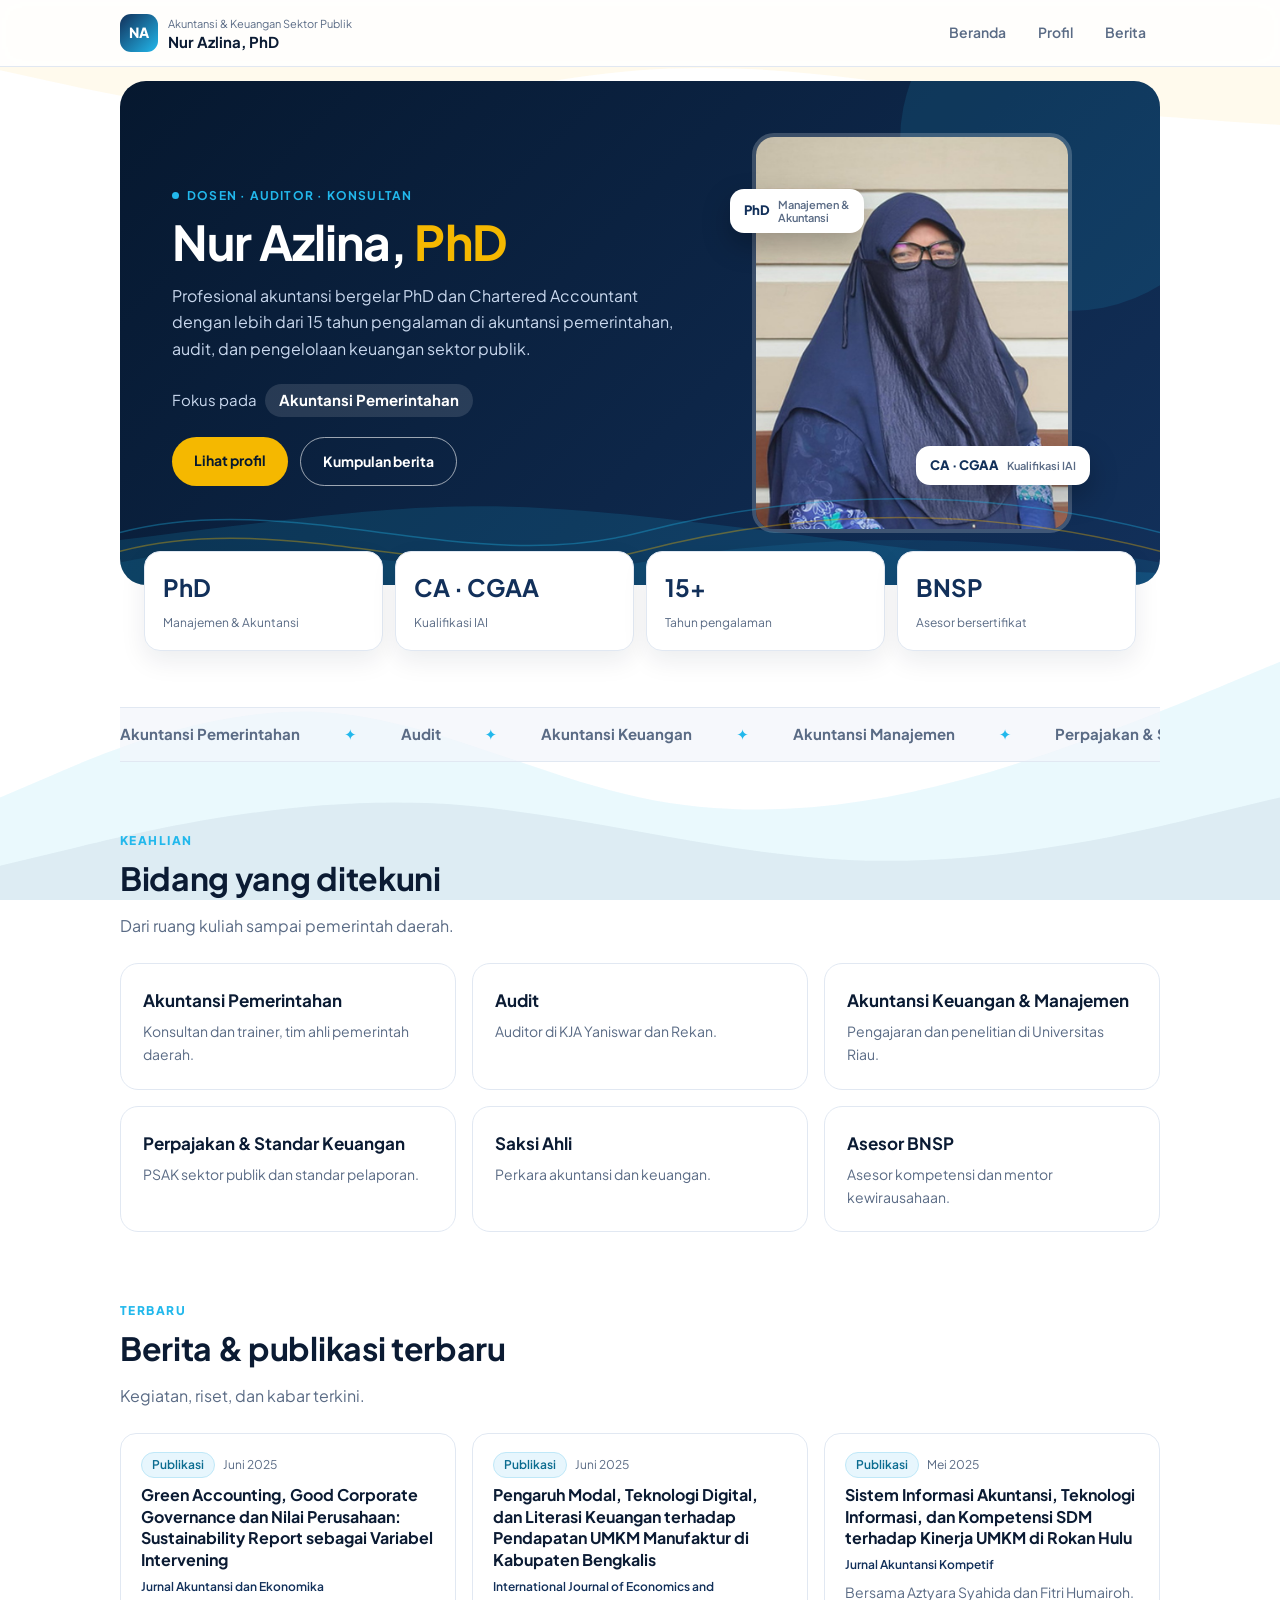
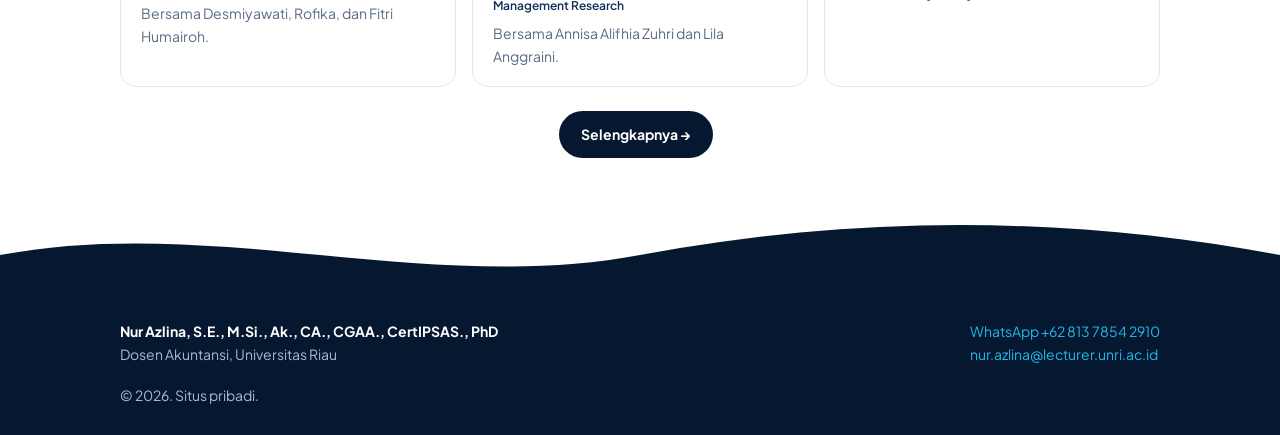
<file: index.html>
<!DOCTYPE html><html lang="id"><head><meta charset="utf-8"><meta name="viewport" content="width=device-width,initial-scale=1,viewport-fit=cover"><meta name="theme-color" content="#06182f"><link rel="canonical" href="https://nurazlina.vercel.app/"><meta property="og:type" content="website"><meta property="og:site_name" content="Nur Azlina, PhD"><meta property="og:locale" content="id_ID"><meta property="og:url" content="https://nurazlina.vercel.app/"><meta property="og:title" content="Nur Azlina, PhD – Akuntansi Pemerintahan, Audit &amp; Keuangan Sektor Publik"><meta property="og:description" content="Dosen Akuntansi Universitas Riau, konsultan akuntansi pemerintahan, auditor, dan asesor BNSP."><meta property="og:image" content="https://nurazlina.vercel.app/assets/og-image.jpg"><meta property="og:image:type" content="image/jpeg"><meta property="og:image:width" content="1200"><meta property="og:image:height" content="630"><meta property="og:image:alt" content="Nur Azlina, PhD"><meta name="twitter:card" content="summary_large_image"><meta name="twitter:title" content="Nur Azlina, PhD – Akuntansi Pemerintahan, Audit &amp; Keuangan Sektor Publik"><meta name="twitter:description" content="Dosen Akuntansi Universitas Riau, konsultan akuntansi pemerintahan, auditor, dan asesor BNSP."><meta name="twitter:image" content="https://nurazlina.vercel.app/assets/og-image.jpg"><title>Nur Azlina, PhD – Akuntansi Pemerintahan, Audit &amp; Keuangan Sektor Publik</title><meta name="description" content="Situs pribadi Nur Azlina, PhD, PhD, CA, CGAA, dosen akuntansi Universitas Riau dan konsultan akuntansi pemerintahan."><link rel="icon" href="data:image/svg+xml,%3Csvg xmlns=%27http://www.w3.org/2000/svg%27 viewBox=%270 0 64 64%27%3E%3Crect width=%2764%27 height=%2764%27 rx=%2714%27 fill=%27%2306182f%27/%3E%3Ctext x=%2732%27 y=%2742%27 font-size=%2728%27 font-family=%27Arial%27 font-weight=%27800%27 fill=%27white%27 text-anchor=%27middle%27%3ENA%3C/text%3E%3C/svg%3E"><link rel="preconnect" href="https://fonts.googleapis.com"><link rel="preconnect" href="https://fonts.gstatic.com" crossorigin><link rel="stylesheet" href="https://fonts.googleapis.com/css2?family=Plus+Jakarta+Sans:wght@400;500;600;700;800&display=swap"><link rel="stylesheet" href="/assets/style.css"></head><body>
<div id="hd"></div>
<main class="w"><div class="hero"><div><span class="chip rv"><i></i>DOSEN · AUDITOR · KONSULTAN</span><h1 class="rv" style="--d:.08s">Nur Azlina, <span>PhD</span></h1><p class="rv" style="--d:.14s">Profesional akuntansi bergelar PhD dan Chartered Accountant dengan lebih dari 15 tahun pengalaman di akuntansi pemerintahan, audit, dan pengelolaan keuangan sektor publik.</p><div class="rt rv" style="--d:.2s">Fokus pada <b data-w="Akuntansi Pemerintahan|Audit &amp; Pemeriksaan|Keuangan Sektor Publik|Pelatihan &amp; Konsultasi">Akuntansi Pemerintahan</b></div><div class="hb rv" style="--d:.28s"><a class="btn" href="/profil">Lihat profil</a><a class="btn o" href="/berita">Kumpulan berita</a></div></div>
<div class="pw"><div class="ph"><img src="/assets/nur-azlina.jpg" alt="Nur Azlina" width="834" height="932" fetchpriority="high"></div><div class="fl a"><em>PhD</em><small>Manajemen &amp;<br>Akuntansi</small></div><div class="fl b"><em>CA · CGAA</em><small>Kualifikasi IAI</small></div></div><div class="wv" aria-hidden="true"></div></div>
<div class="st"><div class="rv"><b>PhD</b><span>Manajemen &amp; Akuntansi</span></div><div class="rv" style="--d:.08s"><b>CA · CGAA</b><span>Kualifikasi IAI</span></div><div class="rv" style="--d:.16s"><b data-count="15" data-suf="+">15+</b><span>Tahun pengalaman</span></div><div class="rv" style="--d:.24s"><b>BNSP</b><span>Asesor bersertifikat</span></div></div>
<div class="tk" aria-hidden="true"><div><span>Akuntansi Pemerintahan</span><span>Audit</span><span>Akuntansi Keuangan</span><span>Akuntansi Manajemen</span><span>Perpajakan &amp; Standar Keuangan</span><span>Saksi Ahli</span><span>Asesor BNSP</span><span>Akuntansi Pemerintahan</span><span>Audit</span><span>Akuntansi Keuangan</span><span>Akuntansi Manajemen</span><span>Perpajakan &amp; Standar Keuangan</span><span>Saksi Ahli</span><span>Asesor BNSP</span></div></div>
<section><span class="ey rv">KEAHLIAN</span><h2 class="rv">Bidang yang ditekuni</h2><p class="lead rv">Dari ruang kuliah sampai pemerintah daerah.</p>
<div class="g"><div class="c rv" style="--d:0.0s"><h3>Akuntansi Pemerintahan</h3><p>Konsultan dan trainer, tim ahli pemerintah daerah.</p></div><div class="c rv" style="--d:0.1s"><h3>Audit</h3><p>Auditor di KJA Yaniswar dan Rekan.</p></div><div class="c rv" style="--d:0.2s"><h3>Akuntansi Keuangan &amp; Manajemen</h3><p>Pengajaran dan penelitian di Universitas Riau.</p></div><div class="c rv" style="--d:0.0s"><h3>Perpajakan &amp; Standar Keuangan</h3><p>PSAK sektor publik dan standar pelaporan.</p></div><div class="c rv" style="--d:0.1s"><h3>Saksi Ahli</h3><p>Perkara akuntansi dan keuangan.</p></div><div class="c rv" style="--d:0.2s"><h3>Asesor BNSP</h3><p>Asesor kompetensi dan mentor kewirausahaan.</p></div></div></section>
<section><span class="ey rv">TERBARU</span><h2 class="rv">Berita &amp; publikasi terbaru</h2><p class="lead rv">Kegiatan, riset, dan kabar terkini.</p>
<div id="latest" class="g nl3"><div class="empty" style="grid-column:1/-1">Memuat…</div></div>
<div style="text-align:center;margin-top:24px"><a class="btn d" href="/berita">Selengkapnya →</a></div></section>
</main>
<div id="ft"></div><script src="/assets/app.js"></script><script src="/assets/home.js"></script></body></html>
</file>
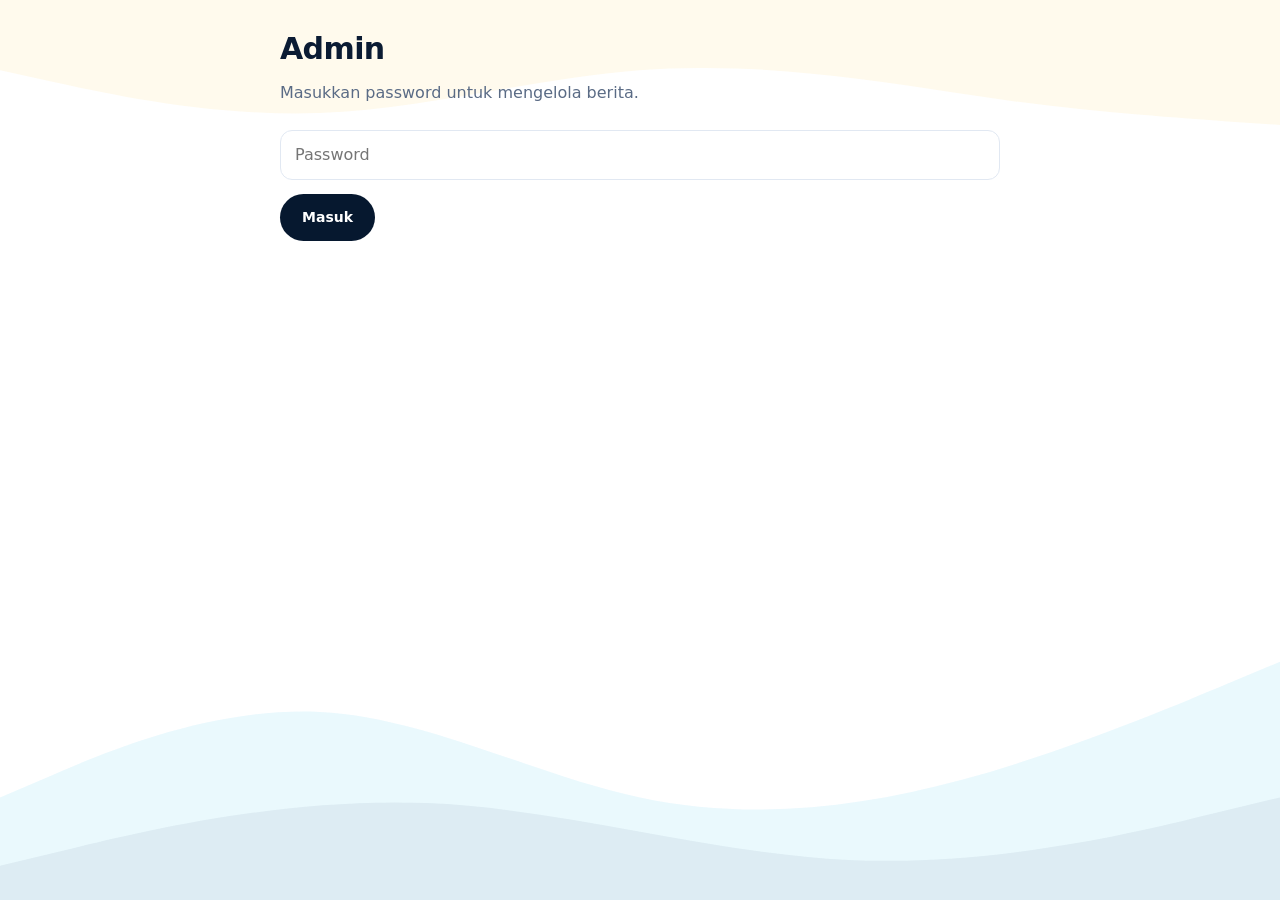
<file: admin.html>
<!DOCTYPE html><html lang="id"><head><meta charset="utf-8"><meta name="viewport" content="width=device-width,initial-scale=1,viewport-fit=cover"><meta name="robots" content="noindex,nofollow"><title>Admin – Nur Azlina, PhD</title><link rel="stylesheet" href="/assets/style.css"></head><body>
<main class="w" style="max-width:760px;padding-top:32px">
<div id="login"><h1 style="color:var(--ink);font-size:30px">Admin</h1><p class="lead">Masukkan password untuk mengelola berita.</p><input id="pw" type="password" placeholder="Password" autocomplete="current-password"><p id="err" style="color:#c0392b;font-size:14px"></p><button class="btn d" id="go">Masuk</button></div>
<div id="app" hidden><h1 style="color:var(--ink);font-size:30px">Kelola Berita</h1><p class="lead">Ubah daftar, lalu klik <b>Terbitkan</b>. Situs diperbarui sekitar 1 menit kemudian.</p>
<div class="box"><h4>TAMBAH / UBAH</h4><input type="hidden" id="id"><label for="t">Judul</label><input id="t"><label for="u">Tautan (URL)</label><input id="u" type="url" placeholder="https://…"><label for="s">Sumber</label><input id="s"><label for="d">Tanggal / tahun</label><input id="d" placeholder="mis. 19 April 2024"><label for="j">Jenis</label><select id="j"><option>Berita</option><option>Kegiatan</option><option>Publikasi</option><option>Kampus</option></select><label for="n">Catatan</label><textarea id="n" rows="3"></textarea>
<div style="margin-top:14px"><button class="btn d" id="sv" style="margin:0 8px 0 0">Simpan ke daftar</button><button class="btn l" id="cl" style="margin:0">Kosongkan</button></div></div>
<div style="position:sticky;top:0;background:#fff;padding:12px 0;z-index:5"><button class="btn d" id="pub" style="margin:0 8px 0 0">Terbitkan ke situs</button><span id="st" style="font-size:14px;color:var(--mut)"></span></div>
<div id="list" class="nl"></div></div></main>
<style>label{display:block;font-size:13px;font-weight:700;margin:12px 0 4px}.n .a button{margin-right:6px}</style>
<script>
var $=function(i){return document.getElementById(i)},D=[],PW='';
function esc(s){return String(s==null?'':s).replace(/[&<>"']/g,function(c){return{'&':'&amp;','<':'&lt;','>':'&gt;','"':'&quot;',"'":'&#39;'}[c]})}
function api(b){b.password=PW;return fetch('/api/berita',{method:'POST',headers:{'Content-Type':'application/json'},body:JSON.stringify(b)}).then(function(r){return r.json().then(function(j){if(!r.ok)throw new Error(j.error||'Gagal');return j})})}
$('go').onclick=function(){PW=$('pw').value;$('err').textContent='';api({action:'check'}).then(function(){return fetch('/assets/berita.json',{cache:'no-cache'}).then(function(r){return r.json()})}).then(function(x){D=x;$('login').hidden=true;$('app').hidden=false;render()}).catch(function(e){$('err').textContent=e.message})};
$('pw').onkeydown=function(e){if(e.key==='Enter')$('go').click()};
function render(){$('list').innerHTML=D.map(function(x){return '<article class="n"><div class="m"><span class="tag k">'+esc(x.j)+'</span><span>'+esc(x.s)+'</span><span>'+esc(x.d)+'</span></div><h3>'+esc(x.t)+'</h3><div class="a"><button data-e="'+esc(x.id)+'">Ubah</button><button data-d="'+esc(x.id)+'">Hapus</button></div></article>'}).join('')}
function clear(){['id','t','u','s','d','n'].forEach(function(i){$(i).value=''})}
$('cl').onclick=clear;
$('sv').onclick=function(){var t=$('t').value.trim();if(!t){alert('Judul wajib diisi.');return}var o={id:$('id').value||'u'+Date.now(),t:t,u:$('u').value.trim(),s:$('s').value.trim(),d:$('d').value.trim(),j:$('j').value,n:$('n').value.trim()};
var i=D.findIndex(function(x){return x.id===o.id});if(i>-1)D[i]=o;else D.unshift(o);clear();render();$('st').textContent='Ada perubahan yang belum diterbitkan.'};
$('list').onclick=function(e){var d=e.target.getAttribute('data-d'),ed=e.target.getAttribute('data-e');
if(d&&confirm('Hapus berita ini?')){D=D.filter(function(x){return x.id!==d});render();$('st').textContent='Ada perubahan yang belum diterbitkan.'}
if(ed){var x=D.find(function(y){return y.id===ed});['id','t','u','s','d','n'].forEach(function(k){$(k).value=x[k==='id'?'id':k]||''});$('j').value=x.j;scrollTo({top:0,behavior:'smooth'})}};
$('pub').onclick=function(){$('pub').disabled=true;$('st').textContent='Menerbitkan…';api({items:D}).then(function(){$('st').textContent='Berhasil. Situs akan diperbarui sekitar 1 menit.'}).catch(function(e){$('st').textContent='Gagal: '+e.message}).then(function(){$('pub').disabled=false})};
</script></body></html>
</file>
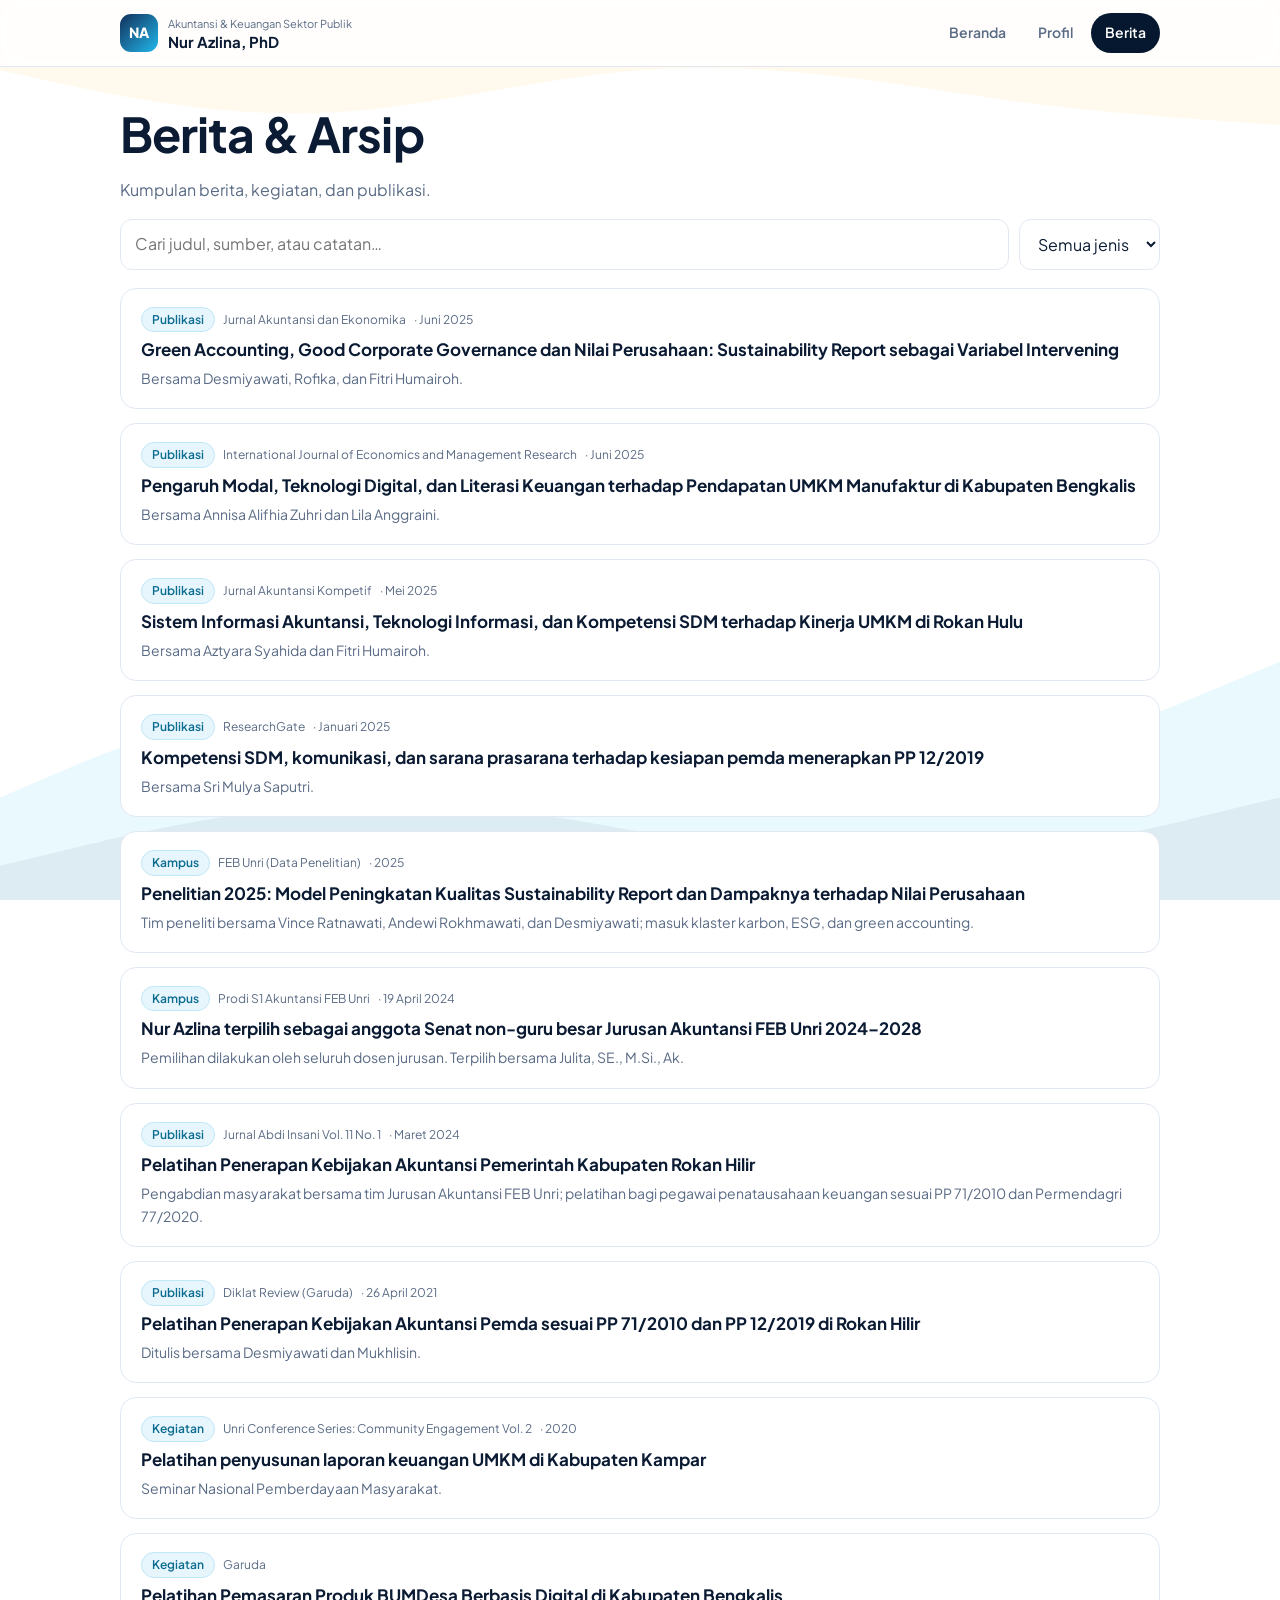
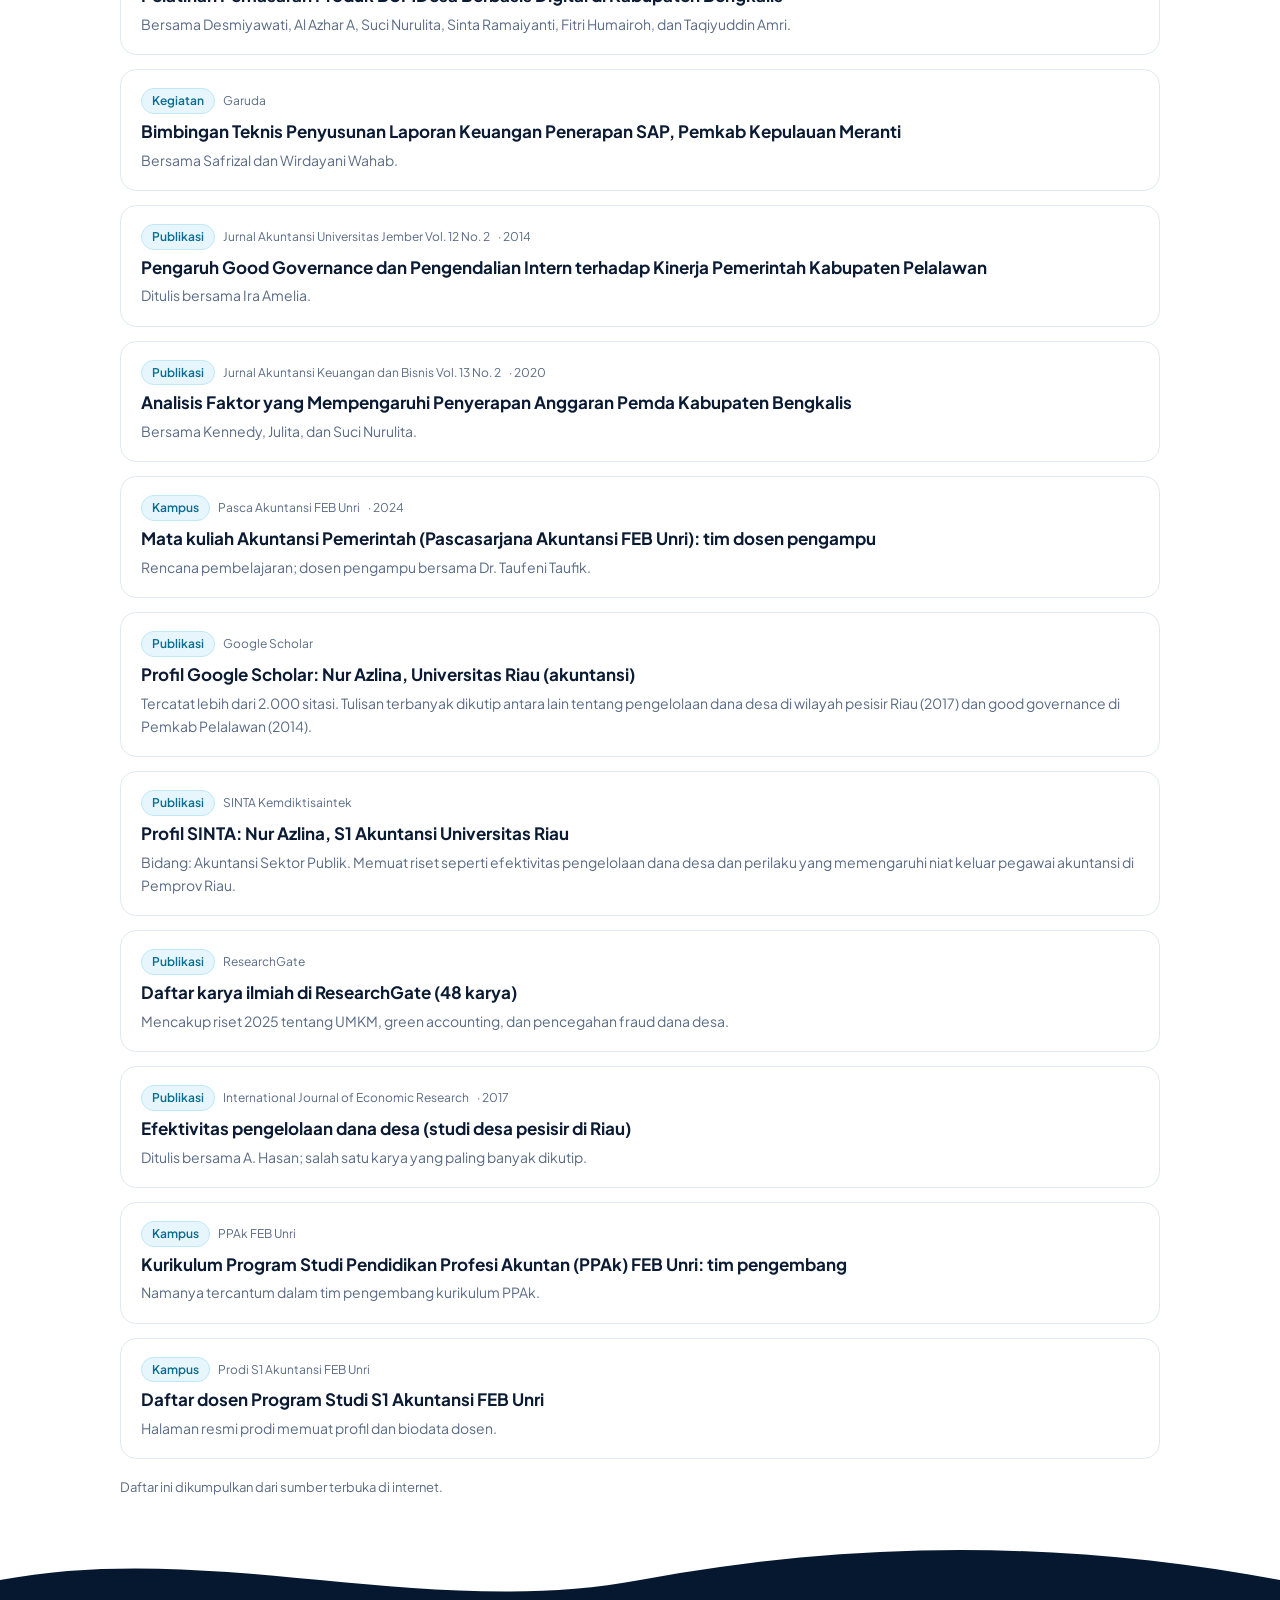
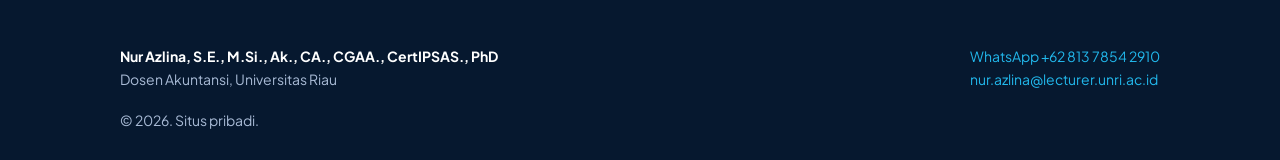
<file: berita.html>
<!DOCTYPE html><html lang="id"><head><meta charset="utf-8"><meta name="viewport" content="width=device-width,initial-scale=1,viewport-fit=cover"><meta name="theme-color" content="#06182f"><link rel="canonical" href="https://nurazlina.vercel.app/berita"><meta property="og:type" content="website"><meta property="og:site_name" content="Nur Azlina, PhD"><meta property="og:locale" content="id_ID"><meta property="og:url" content="https://nurazlina.vercel.app/berita"><meta property="og:title" content="Berita &amp; Publikasi – Nur Azlina, PhD"><meta property="og:description" content="Kumpulan berita, kegiatan, dan publikasi terkait Nur Azlina, PhD."><meta property="og:image" content="https://nurazlina.vercel.app/assets/og-image.jpg"><meta property="og:image:type" content="image/jpeg"><meta property="og:image:width" content="1200"><meta property="og:image:height" content="630"><meta property="og:image:alt" content="Nur Azlina, PhD"><meta name="twitter:card" content="summary_large_image"><meta name="twitter:title" content="Berita &amp; Publikasi – Nur Azlina, PhD"><meta name="twitter:description" content="Kumpulan berita, kegiatan, dan publikasi terkait Nur Azlina, PhD."><meta name="twitter:image" content="https://nurazlina.vercel.app/assets/og-image.jpg"><title>Berita – Nur Azlina, PhD</title><meta name="description" content="Kumpulan berita, kegiatan, dan publikasi terkait Nur Azlina, PhD."><link rel="icon" href="data:image/svg+xml,%3Csvg xmlns=%27http://www.w3.org/2000/svg%27 viewBox=%270 0 64 64%27%3E%3Crect width=%2764%27 height=%2764%27 rx=%2714%27 fill=%27%2306182f%27/%3E%3Ctext x=%2732%27 y=%2742%27 font-size=%2728%27 font-family=%27Arial%27 font-weight=%27800%27 fill=%27white%27 text-anchor=%27middle%27%3ENA%3C/text%3E%3C/svg%3E"><link rel="preconnect" href="https://fonts.googleapis.com"><link rel="preconnect" href="https://fonts.gstatic.com" crossorigin><link rel="stylesheet" href="https://fonts.googleapis.com/css2?family=Plus+Jakarta+Sans:wght@400;500;600;700;800&display=swap"><link rel="stylesheet" href="/assets/style.css"></head><body>
<div id="hd"></div>
<main class="w"><div class="pb"><h1 class="rv" style="color:var(--ink)">Berita &amp; Arsip</h1><p>Kumpulan berita, kegiatan, dan publikasi.</p></div>
<div class="bar"><input id="q" type="search" placeholder="Cari judul, sumber, atau catatan…" aria-label="Cari"><select id="f" aria-label="Filter jenis"><option value="">Semua jenis</option></select></div>
<div id="list" class="nl"></div>
<p class="note">Daftar ini dikumpulkan dari sumber terbuka di internet.</p></main>
<div id="ft"></div><script src="/assets/app.js"></script><script src="/assets/berita.js"></script></body></html>
</file>
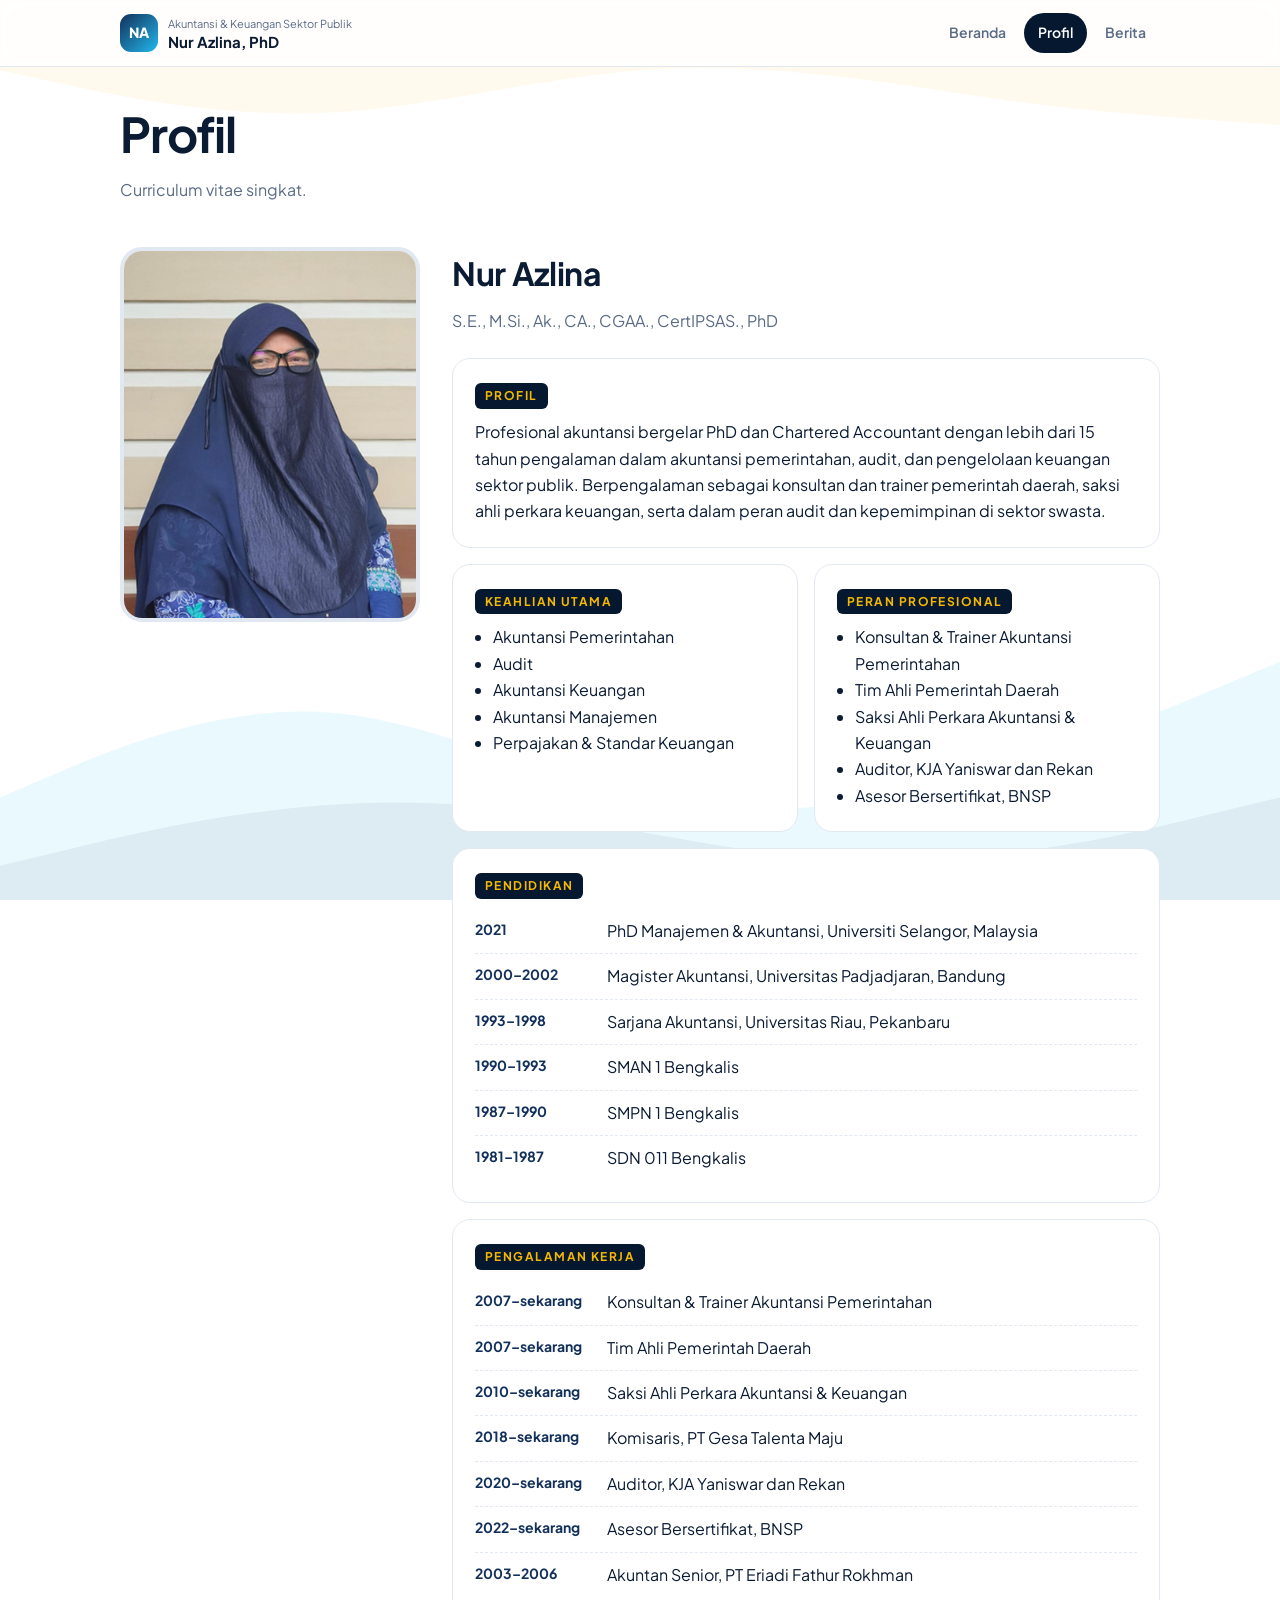
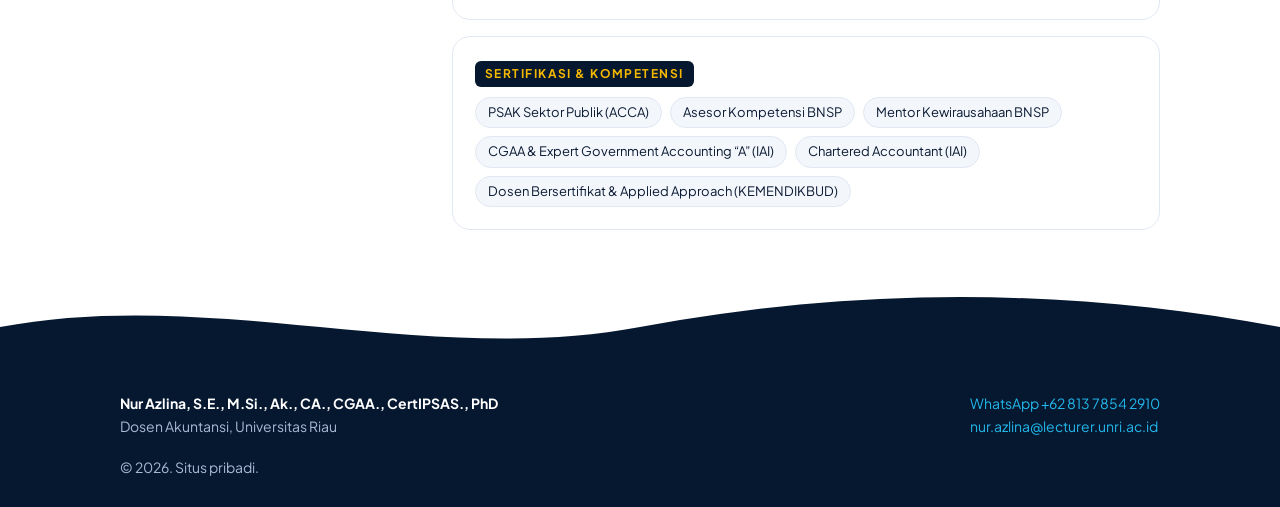
<file: profil.html>
<!DOCTYPE html><html lang="id"><head><meta charset="utf-8"><meta name="viewport" content="width=device-width,initial-scale=1,viewport-fit=cover"><meta name="theme-color" content="#06182f"><link rel="canonical" href="https://nurazlina.vercel.app/profil"><meta property="og:type" content="website"><meta property="og:site_name" content="Nur Azlina, PhD"><meta property="og:locale" content="id_ID"><meta property="og:url" content="https://nurazlina.vercel.app/profil"><meta property="og:title" content="Profil – Nur Azlina, PhD"><meta property="og:description" content="Pendidikan, pengalaman, dan sertifikasi Nur Azlina, PhD, CA, CGAA."><meta property="og:image" content="https://nurazlina.vercel.app/assets/og-image.jpg"><meta property="og:image:type" content="image/jpeg"><meta property="og:image:width" content="1200"><meta property="og:image:height" content="630"><meta property="og:image:alt" content="Nur Azlina, PhD"><meta name="twitter:card" content="summary_large_image"><meta name="twitter:title" content="Profil – Nur Azlina, PhD"><meta name="twitter:description" content="Pendidikan, pengalaman, dan sertifikasi Nur Azlina, PhD, CA, CGAA."><meta name="twitter:image" content="https://nurazlina.vercel.app/assets/og-image.jpg"><title>Profil – Nur Azlina, PhD</title><meta name="description" content="Profil, pendidikan, pengalaman, dan sertifikasi Nur Azlina, PhD."><link rel="icon" href="data:image/svg+xml,%3Csvg xmlns=%27http://www.w3.org/2000/svg%27 viewBox=%270 0 64 64%27%3E%3Crect width=%2764%27 height=%2764%27 rx=%2714%27 fill=%27%2306182f%27/%3E%3Ctext x=%2732%27 y=%2742%27 font-size=%2728%27 font-family=%27Arial%27 font-weight=%27800%27 fill=%27white%27 text-anchor=%27middle%27%3ENA%3C/text%3E%3C/svg%3E"><link rel="preconnect" href="https://fonts.googleapis.com"><link rel="preconnect" href="https://fonts.gstatic.com" crossorigin><link rel="stylesheet" href="https://fonts.googleapis.com/css2?family=Plus+Jakarta+Sans:wght@400;500;600;700;800&display=swap"><link rel="stylesheet" href="/assets/style.css"></head><body>
<div id="hd"></div>
<main class="w"><div class="pb"><h1 class="rv" style="color:var(--ink)">Profil</h1><p>Curriculum vitae singkat.</p></div>
<section style="padding-top:28px"><div class="pf"><div class="ph rv"><img src="/assets/nur-azlina.jpg" alt="Nur Azlina" loading="lazy"></div>
<div><h2>Nur Azlina</h2><p class="lead">S.E., M.Si., Ak., CA., CGAA., CertIPSAS., PhD</p>
<div class="box rv" style="--d:.05s"><h4>PROFIL</h4><p style="margin:0">Profesional akuntansi bergelar PhD dan Chartered Accountant dengan lebih dari 15 tahun pengalaman dalam akuntansi pemerintahan, audit, dan pengelolaan keuangan sektor publik. Berpengalaman sebagai konsultan dan trainer pemerintah daerah, saksi ahli perkara keuangan, serta dalam peran audit dan kepemimpinan di sektor swasta.</p></div>
<div class="two"><div class="box rv" style="--d:.05s"><h4>KEAHLIAN UTAMA</h4><ul class="ck"><li>Akuntansi Pemerintahan</li><li>Audit</li><li>Akuntansi Keuangan</li><li>Akuntansi Manajemen</li><li>Perpajakan &amp; Standar Keuangan</li></ul></div>
<div class="box rv" style="--d:.05s"><h4>PERAN PROFESIONAL</h4><ul class="ck"><li>Konsultan &amp; Trainer Akuntansi Pemerintahan</li><li>Tim Ahli Pemerintah Daerah</li><li>Saksi Ahli Perkara Akuntansi &amp; Keuangan</li><li>Auditor, KJA Yaniswar dan Rekan</li><li>Asesor Bersertifikat, BNSP</li></ul></div></div>
<div class="box rv" style="--d:.05s"><h4>PENDIDIKAN</h4><ul class="tl"><li><b>2021</b><span>PhD Manajemen &amp; Akuntansi, Universiti Selangor, Malaysia</span></li><li><b>2000–2002</b><span>Magister Akuntansi, Universitas Padjadjaran, Bandung</span></li><li><b>1993–1998</b><span>Sarjana Akuntansi, Universitas Riau, Pekanbaru</span></li><li><b>1990–1993</b><span>SMAN 1 Bengkalis</span></li><li><b>1987–1990</b><span>SMPN 1 Bengkalis</span></li><li><b>1981–1987</b><span>SDN 011 Bengkalis</span></li></ul></div>
<div class="box rv" style="--d:.05s"><h4>PENGALAMAN KERJA</h4><ul class="tl"><li><b>2007–sekarang</b><span>Konsultan &amp; Trainer Akuntansi Pemerintahan</span></li><li><b>2007–sekarang</b><span>Tim Ahli Pemerintah Daerah</span></li><li><b>2010–sekarang</b><span>Saksi Ahli Perkara Akuntansi &amp; Keuangan</span></li><li><b>2018–sekarang</b><span>Komisaris, PT Gesa Talenta Maju</span></li><li><b>2020–sekarang</b><span>Auditor, KJA Yaniswar dan Rekan</span></li><li><b>2022–sekarang</b><span>Asesor Bersertifikat, BNSP</span></li><li><b>2003–2006</b><span>Akuntan Senior, PT Eriadi Fathur Rokhman</span></li></ul></div>
<div class="box rv" style="--d:.05s"><h4>SERTIFIKASI &amp; KOMPETENSI</h4><div class="kw"><span>PSAK Sektor Publik (ACCA)</span><span>Asesor Kompetensi BNSP</span><span>Mentor Kewirausahaan BNSP</span><span>CGAA &amp; Expert Government Accounting “A” (IAI)</span><span>Chartered Accountant (IAI)</span><span>Dosen Bersertifikat &amp; Applied Approach (KEMENDIKBUD)</span></div></div>
</div></div></section></main>
<div id="ft"></div><script src="/assets/app.js"></script></body></html>
</file>
<file: assets/style.css>
:root{--bg:#fff;--soft:#f3f6fb;--ink:#0b1b33;--mut:#5a6b85;--navy:#06182f;--navy2:#12305a;--cy:#22b8ec;--am:#f5b800;--line:#e1e8f2;color-scheme:light}
*{box-sizing:border-box}html{scroll-behavior:smooth;scroll-padding-top:84px}
body{margin:0;background:var(--bg);color:var(--ink);font:16px/1.65 'Plus Jakarta Sans',system-ui,-apple-system,'Segoe UI',sans-serif;overflow-x:hidden}
img{max-width:100%;display:block}a{color:inherit}
.w{max-width:1080px;margin:0 auto;padding:0 20px}
header{position:sticky;top:0;z-index:50;background:rgba(255,255,255,.9);backdrop-filter:blur(12px);padding-top:env(safe-area-inset-top,0px);border-bottom:1px solid var(--line)}
header .w{display:flex;align-items:center;justify-content:space-between;height:66px;gap:12px}
.br{display:flex;gap:10px;align-items:center;text-decoration:none}
.lg{width:38px;height:38px;border-radius:11px;background:linear-gradient(135deg,var(--navy2),var(--cy));color:#fff;display:grid;place-items:center;font-weight:800;font-size:14px}
.br b{display:block;font-size:15px;line-height:1.2}.br small{display:block;font-size:11px;color:var(--mut)}
nav{display:flex;gap:4px;font-size:14px;font-weight:600}
nav a{text-decoration:none;color:var(--mut);padding:8px 14px;border-radius:99px}nav a:hover{background:var(--soft);color:var(--ink)}
nav a.on{background:var(--navy);color:#fff}
.bg{display:none;width:44px;height:44px;border:0;border-radius:12px;background:var(--soft);font-size:20px;cursor:pointer}
.hero{background:linear-gradient(135deg,var(--navy),var(--navy2));color:#fff;border-radius:26px;margin-top:14px;padding:52px;display:grid;grid-template-columns:1.3fr 1fr;gap:36px;align-items:center;position:relative;overflow:hidden}
.hero:before{content:"";position:absolute;width:340px;height:340px;border-radius:50%;background:rgba(34,184,236,.12);right:-80px;top:-110px}
.hero>*{position:relative}
.chip{display:inline-block;font-size:12px;font-weight:700;letter-spacing:.1em;color:var(--cy);margin-bottom:10px}
h1{font-size:clamp(30px,5vw,48px);line-height:1.12;margin:0 0 14px;letter-spacing:-.02em}
.hero p{color:#c9d8ee;margin:0 0 22px;max-width:520px}
.ph{aspect-ratio:4/5;border-radius:22px;overflow:hidden;border:4px solid rgba(255,255,255,.2);max-width:320px;justify-self:center;width:100%}
.ph img{width:100%;height:100%;object-fit:cover;object-position:50% 25%}
.btn{display:inline-block;border:0;cursor:pointer;font:inherit;font-weight:700;font-size:14px;padding:12px 22px;border-radius:99px;background:var(--am);color:var(--navy);text-decoration:none;margin:0 8px 8px 0}
.btn.o{background:none;border:1px solid rgba(255,255,255,.6);color:#fff}
.btn.d{background:var(--navy);color:#fff}.btn.l{background:var(--soft);color:var(--ink);border:1px solid var(--line)}
.st{display:grid;grid-template-columns:repeat(4,1fr);gap:12px;margin:-34px 24px 0;position:relative}
.st div{background:#fff;border:1px solid var(--line);border-radius:16px;padding:16px 18px;box-shadow:0 10px 26px rgba(6,24,47,.08)}
.st b{display:block;font-size:24px;color:var(--navy2)}.st span{font-size:12px;color:var(--mut)}
section{padding:64px 0 0}h2{font-size:clamp(24px,3.6vw,32px);margin:0 0 8px;letter-spacing:-.01em}
.ey{font-size:12px;font-weight:800;letter-spacing:.12em;color:var(--cy)}.lead{color:var(--mut);margin:0 0 24px}
.g{display:grid;grid-template-columns:repeat(3,1fr);gap:16px}
.c,.box{background:#fff;border:1px solid var(--line);border-radius:18px;padding:22px}
.c h3{margin:0 0 6px;font-size:17px}.c p{margin:0;color:var(--mut);font-size:14px}
.box{margin-bottom:16px}.box h4{margin:0 0 10px;font-size:12px;letter-spacing:.12em;color:var(--am);background:var(--navy);display:inline-block;padding:3px 10px;border-radius:6px}
.kw{display:flex;flex-wrap:wrap;gap:8px}.kw span,.tag{background:var(--soft);border:1px solid var(--line);border-radius:99px;padding:4px 12px;font-size:13px}
.tl{list-style:none;margin:0;padding:0}.tl li{display:grid;grid-template-columns:120px 1fr;gap:12px;padding:9px 0;border-bottom:1px dashed var(--line)}.tl li:last-child{border:0}.tl b{color:var(--navy2);font-size:14px}
.two{display:grid;grid-template-columns:1fr 1fr;gap:16px}ul.ck{margin:0;padding-left:18px}
.pf{display:grid;grid-template-columns:300px 1fr;gap:32px;align-items:start}.pf .ph{border-color:var(--line);max-width:none}
.pb{padding:40px 0 0}.pb p{color:var(--mut)}
/* berita */
.bar{display:flex;gap:10px;flex-wrap:wrap;margin:0 0 18px}
input,select,textarea{font:inherit;border:1px solid var(--line);border-radius:12px;padding:11px 14px;background:#fff;color:var(--ink);width:100%}
.bar input{flex:1;min-width:200px;width:auto}.bar select{width:auto}
.nl{display:grid;gap:14px}.n{background:#fff;border:1px solid var(--line);border-radius:16px;padding:18px 20px;display:grid;gap:6px}
.n h3{margin:0;font-size:17px;line-height:1.35}.n h3 a{text-decoration:none}.n h3 a:hover{color:var(--navy2);text-decoration:underline}
.n .m{font-size:12px;color:var(--mut);display:flex;gap:8px;flex-wrap:wrap;align-items:center}
.n p{margin:0;color:var(--mut);font-size:14px}.n .a{display:flex;gap:10px;margin-top:4px}
.n .a button{background:none;border:0;color:var(--mut);cursor:pointer;font:inherit;font-size:13px;padding:0}.n .a button:hover{color:#c0392b}
.tag.k{background:#e7f6fd;border-color:#bfe8f8;color:#0b6c90;font-weight:600;padding:2px 10px;font-size:12px}
dialog{border:0;border-radius:20px;padding:24px;max-width:520px;width:calc(100% - 32px);box-shadow:0 30px 80px rgba(6,24,47,.35)}
dialog::backdrop{background:rgba(6,24,47,.55)}dialog label{display:block;font-size:13px;font-weight:700;margin:12px 0 4px}
.empty{text-align:center;color:var(--mut);padding:40px 0}.note{font-size:13px;color:var(--mut);margin-top:18px}
.cta{margin:72px 0 0;background:var(--navy);color:#fff;border-radius:22px;padding:34px;display:flex;gap:18px;align-items:center;justify-content:space-between;flex-wrap:wrap}.cta h3{margin:0;max-width:560px;font-size:20px}
footer{margin-top:72px;background:var(--navy);color:#a9bbd6;font-size:14px;padding:36px 0 calc(28px + env(safe-area-inset-bottom,0px))}
footer .fg{display:flex;justify-content:space-between;gap:24px;flex-wrap:wrap}footer b{color:#fff}footer a{color:var(--cy);text-decoration:none}
@media(max-width:820px){.bg{display:block}nav{display:none;position:absolute;top:66px;left:0;right:0;background:#fff;flex-direction:column;padding:12px 20px;border-bottom:1px solid var(--line)}nav.open{display:flex}
.hero{grid-template-columns:1fr;padding:32px 24px}.st{grid-template-columns:1fr 1fr;margin:-24px 8px 0}.g,.two,.pf{grid-template-columns:1fr}.tl li{grid-template-columns:1fr;gap:0}}
/* gelombang */
body{background:#fff;position:relative}
body:before{content:"";position:fixed;inset:0;z-index:-1;pointer-events:none;opacity:.9;
background:
url("data:image/svg+xml,%3Csvg xmlns='http://www.w3.org/2000/svg' viewBox='0 0 1440 320' preserveAspectRatio='none'%3E%3Cpath fill='%2322b8ec' fill-opacity='.10' d='M0 224l60-21.3C120 181 240 139 360 144s240 59 360 80 240 11 360-16 240-69 300-90l60-21v283H0z'/%3E%3Cpath fill='%2312305a' fill-opacity='.07' d='M0 288l80-16c80-16 240-48 400-42.7 160 5.4 320 48 480 53.4s320-26 400-42.7l80-16v96H0z'/%3E%3C/svg%3E") bottom/100% 38% no-repeat,
url("data:image/svg+xml,%3Csvg xmlns='http://www.w3.org/2000/svg' viewBox='0 0 1440 320' preserveAspectRatio='none'%3E%3Cpath fill='%23f5b800' fill-opacity='.08' d='M0 96l60 16c60 16 180 48 300 42.7 120-5.7 240-47.7 360-58.7s240 9 360 32 240 33 300 38l60 5V0H0z'/%3E%3C/svg%3E") top/100% 26% no-repeat}
.hero:after{content:"";position:absolute;left:0;right:0;bottom:0;height:120px;pointer-events:none;
background:url("data:image/svg+xml,%3Csvg xmlns='http://www.w3.org/2000/svg' viewBox='0 0 1440 160' preserveAspectRatio='none'%3E%3Cpath fill='none' stroke='%2322b8ec' stroke-opacity='.35' stroke-width='2' d='M0 90c240-60 480 60 720 0s480-60 720 0'/%3E%3Cpath fill='none' stroke='%23f5b800' stroke-opacity='.35' stroke-width='2' d='M0 115c240-60 480 60 720 0s480-60 720 0'/%3E%3Cpath fill='%2322b8ec' fill-opacity='.10' d='M0 130c240-50 480 40 720 0s480-40 720 0v30H0z'/%3E%3C/svg%3E") bottom/100% 100% no-repeat}
.cta{position:relative;overflow:hidden}.cta:before{content:"";position:absolute;inset:auto 0 0 0;height:70%;pointer-events:none;background:url("data:image/svg+xml,%3Csvg xmlns='http://www.w3.org/2000/svg' viewBox='0 0 1440 160' preserveAspectRatio='none'%3E%3Cpath fill='%2322b8ec' fill-opacity='.14' d='M0 80c240-60 480 60 720 0s480-60 720 0v80H0z'/%3E%3C/svg%3E") bottom/100% 100% no-repeat}.cta>*{position:relative}
footer{position:relative;margin-top:110px}
footer:before{content:"";position:absolute;left:0;right:0;top:-59px;height:60px;background:url("data:image/svg+xml,%3Csvg xmlns='http://www.w3.org/2000/svg' viewBox='0 0 1440 60' preserveAspectRatio='none'%3E%3Cpath fill='%2306182f' d='M0 30c240-40 480 40 720 0s480-40 720 0v30H0z'/%3E%3C/svg%3E") bottom/100% 100% no-repeat}
@media(prefers-reduced-motion:no-preference){.hero:after{animation:wv 12s ease-in-out infinite alternate}@keyframes wv{to{background-position:30px bottom}}}
.nl3 .n{align-content:start;transition:.2s}.nl3 .n:hover{transform:translateY(-3px);box-shadow:0 12px 28px rgba(6,24,47,.09)}
.nl3 .n h3{font-size:16px}.n .src{font-size:12px;font-weight:600;color:var(--navy2)}
.n .cl{display:-webkit-box;-webkit-line-clamp:3;-webkit-box-orient:vertical;overflow:hidden}
/* ===== animasi ===== */
@keyframes fadeUp{from{opacity:0;transform:translateY(26px)}to{opacity:1;transform:none}}
@keyframes pulse{0%{box-shadow:0 0 0 0 rgba(34,184,236,.7)}100%{box-shadow:0 0 0 9px rgba(34,184,236,0)}}
@keyframes bob{50%{transform:translateY(-10px)}}
@keyframes mq{to{transform:translateX(-50%)}}
@keyframes wvm{to{background-position-x:1440px}}
@keyframes pgIn{from{opacity:0}to{opacity:1}}
@keyframes shine{to{transform:translateX(220%) skewX(-20deg)}}
body{animation:pgIn .5s ease both}
.pg{position:fixed;left:0;top:0;height:3px;width:100%;transform-origin:0 50%;transform:scaleX(0);background:linear-gradient(90deg,var(--cy),var(--am));z-index:99}
html.js .rv{opacity:0;transform:translateY(26px);transition:opacity .7s cubic-bezier(.2,.7,.2,1) var(--d,0s),transform .7s cubic-bezier(.2,.7,.2,1) var(--d,0s)}
html.js .rv.in{opacity:1;transform:none}
header{transition:box-shadow .25s}header.sc{box-shadow:0 8px 26px rgba(6,24,47,.1)}
header .w{transition:height .25s}header.sc .w{height:58px}
nav a{transition:.2s}
.chip{display:inline-flex;align-items:center;gap:8px}.chip i{width:7px;height:7px;border-radius:50%;background:var(--cy);animation:pulse 1.8s infinite}
h1 span{color:var(--am)}
.pw{position:relative;justify-self:center;width:100%;max-width:320px}.pw .ph{max-width:none}
.pw .ph{animation:fadeUp .9s .25s cubic-bezier(.2,.7,.2,1) both}
.fl{position:absolute;background:#fff;color:var(--ink);border-radius:14px;padding:9px 14px;font-weight:800;font-size:13px;box-shadow:0 12px 28px rgba(0,0,0,.25);display:flex;gap:8px;align-items:center;animation:bob 5s ease-in-out infinite}
.fl small{display:block;font-weight:600;color:var(--mut);font-size:11px;line-height:1.2}.fl em{font-style:normal;color:var(--navy2)}
.fl.a{left:-22px;top:14%}.fl.b{right:-18px;bottom:12%;animation-delay:-2.4s}
.rt{display:flex;gap:8px;align-items:center;font-size:15px;color:#c9d8ee;margin:0 0 20px;flex-wrap:wrap}
.rt b{display:inline-block;color:#fff;background:rgba(255,255,255,.12);padding:4px 14px;border-radius:99px;transition:opacity .3s,transform .3s}.rt b.out{opacity:0;transform:translateY(8px)}
.wv{position:absolute;left:0;right:0;bottom:0;height:90px;pointer-events:none;z-index:0;opacity:.9;
background:url("data:image/svg+xml,%3Csvg xmlns='http://www.w3.org/2000/svg' viewBox='0 0 1440 100' preserveAspectRatio='none'%3E%3Cpath fill='%2322b8ec' fill-opacity='.16' d='M0 50C360 0 360 0 720 50S1080 100 1440 50V100H0Z'/%3E%3C/svg%3E") 0 100%/1440px 100% repeat-x;animation:wvm 22s linear infinite}
.btn{position:relative;overflow:hidden;transition:transform .2s,box-shadow .2s}.btn:hover{transform:translateY(-2px);box-shadow:0 10px 22px rgba(0,0,0,.2)}
.btn:after{content:"";position:absolute;top:0;left:-60%;width:40%;height:100%;background:rgba(255,255,255,.35);transform:skewX(-20deg);opacity:0}.btn:hover:after{opacity:1;animation:shine .7s}
.st div{transition:transform .25s,box-shadow .25s}.st div:hover{transform:translateY(-5px);box-shadow:0 16px 34px rgba(6,24,47,.14)}
.c{transition:transform .25s,box-shadow .25s,border-color .25s}.c:hover{transform:translateY(-6px);box-shadow:0 18px 38px rgba(6,24,47,.12);border-color:var(--cy)}
.c h3{position:relative;display:inline-block}.c h3:after{content:"";position:absolute;left:0;bottom:-3px;height:2px;width:0;background:var(--am);transition:width .3s}.c:hover h3:after{width:100%}
.tk{overflow:hidden;margin-top:56px;border-block:1px solid var(--line);padding:14px 0;background:rgba(243,246,251,.7)}
.tk div{display:flex;gap:44px;width:max-content;animation:mq 34s linear infinite;font-weight:700;color:var(--mut);font-size:15px}
.tk:hover div{animation-play-state:paused}.tk span:after{content:"✦";margin-left:44px;color:var(--cy)}
.n{animation:fadeUp .55s cubic-bezier(.2,.7,.2,1) both;transition:transform .25s,box-shadow .25s,border-color .25s}
.n:nth-child(2){animation-delay:.06s}.n:nth-child(3){animation-delay:.12s}.n:nth-child(4){animation-delay:.18s}.n:nth-child(5){animation-delay:.24s}.n:nth-child(n+6){animation-delay:.3s}
.n:hover{border-color:var(--cy);box-shadow:0 12px 28px rgba(6,24,47,.09)}
.box{transition:box-shadow .25s}.box:hover{box-shadow:0 10px 26px rgba(6,24,47,.08)}
.tl li{transition:background .2s,padding-left .2s}.tl li:hover{background:var(--soft);padding-left:8px;border-radius:8px}
@media(max-width:820px){.fl.a{left:-6px}.fl.b{right:-6px}.rt{font-size:14px}}
@media(prefers-reduced-motion:reduce){*,*:before,*:after{animation:none!important;transition:none!important}html.js .rv{opacity:1;transform:none}}

/* tombol hero */
.hb{display:flex;flex-wrap:wrap;gap:12px}
.hb .btn{margin:0;text-align:center}
@media(max-width:820px){
.hb{flex-direction:column;margin-top:8px}.hb .btn{width:100%;padding:15px 22px;font-size:15px}
.rt{flex-wrap:nowrap;gap:8px;margin-bottom:24px}.rt b{white-space:nowrap;font-size:13px;padding:5px 12px;min-width:0}}
</file>
